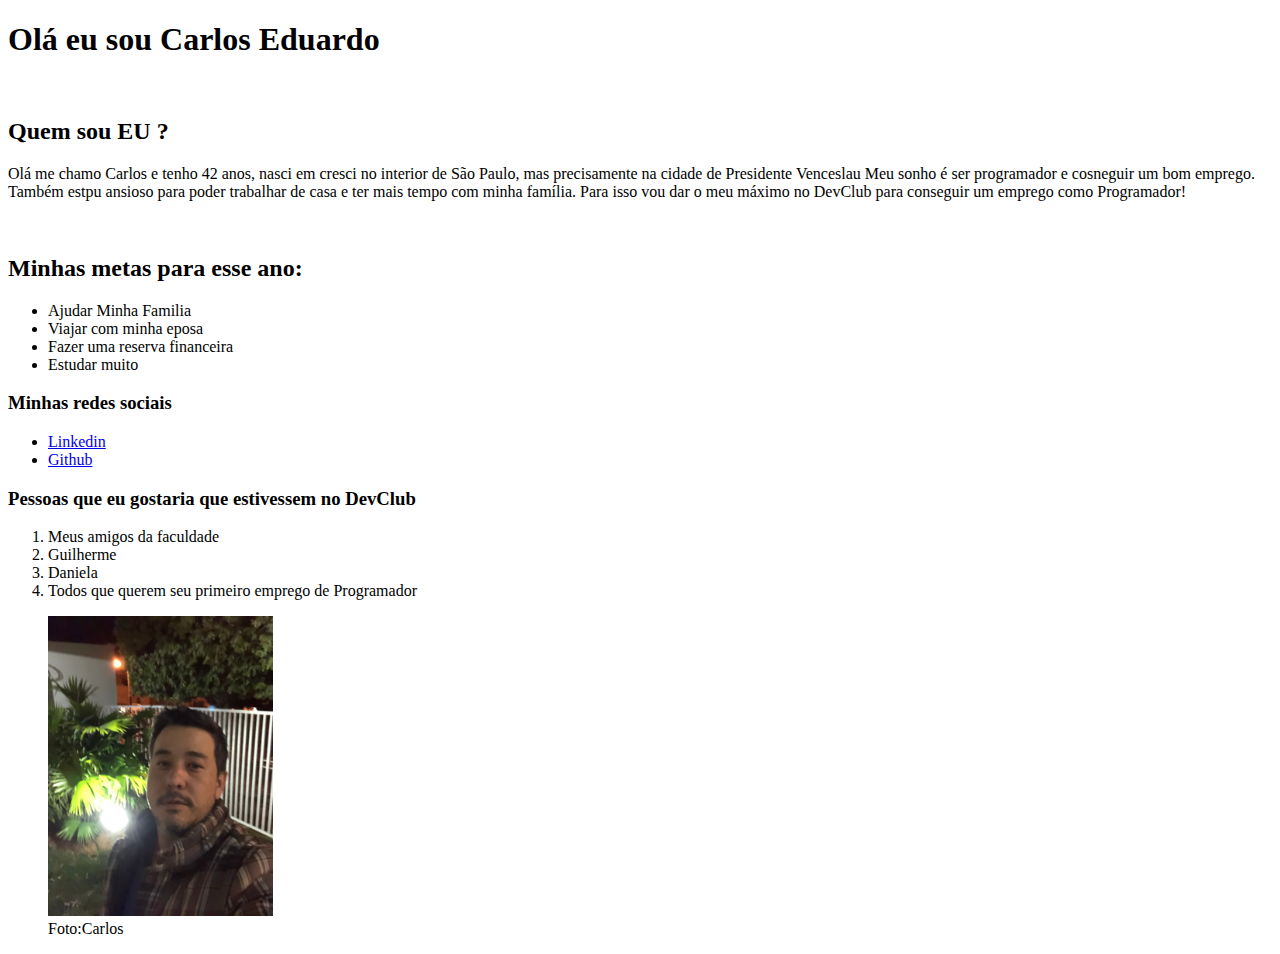
<file: desafio_1/index.html>
<!DOCTYPE html>
<html lang="pt-br">
<head>
    <meta charset="UTF-8">
    <meta http-equiv="X-UA-Compatible" content="IE=edge">
    <meta name="viewport" content="width=device-width, initial-scale=1.0">
    <title>Apresentação</title>
</head>
<body>
    <h1>Olá eu sou Carlos Eduardo</h1>
    <br>

    <h2>Quem sou EU ?</h2>
    <p>Olá me chamo Carlos e tenho 42 anos, nasci em cresci no interior de São Paulo, mas precisamente na cidade de Presidente Venceslau
       Meu sonho é ser programador e cosneguir um bom emprego. Também estpu ansioso para poder trabalhar de casa e ter mais tempo com minha família. Para isso vou dar o meu máximo no DevClub para conseguir um emprego como Programador!  
    </p>
    <br>

    <div>
        <h2>Minhas metas para esse ano:</h2>
         <ul>
            <li>Ajudar Minha Familia</li>
            <li>Viajar com minha eposa</li>
            <li>Fazer uma reserva financeira</li>
            <li>Estudar muito</li>
        </ul>
    </div>

    <div>
        <h3>Minhas redes sociais</h3>
        <ul>
            <li><a href="https://www.linkedin.com/in/carlos-eduardo-preiori-okada-3644b7128/" target="blank"> Linkedin</a></li>
            <li><a href="https://github.com/Carlos-Okada" target="blank"> Github </a></li>
        </ul>
    </div>

    <di>
        <h3>Pessoas que eu gostaria que estivessem no DevClub</h3>

        <ol>
            <li>Meus amigos da faculdade</li>
            <li>Guilherme</li>
            <li>Daniela</li>
            <li>Todos que querem seu primeiro emprego de Programador</li>
        </ol>
    </di>

    <figure>
        <Img src="./IMG_4204.jpg" 
             alt="Foto do Carlos"
             height="300px"
             />
        <figcaption>Foto:Carlos</figcaption>

    </figure>


    

    
</body>
</html>
</file>
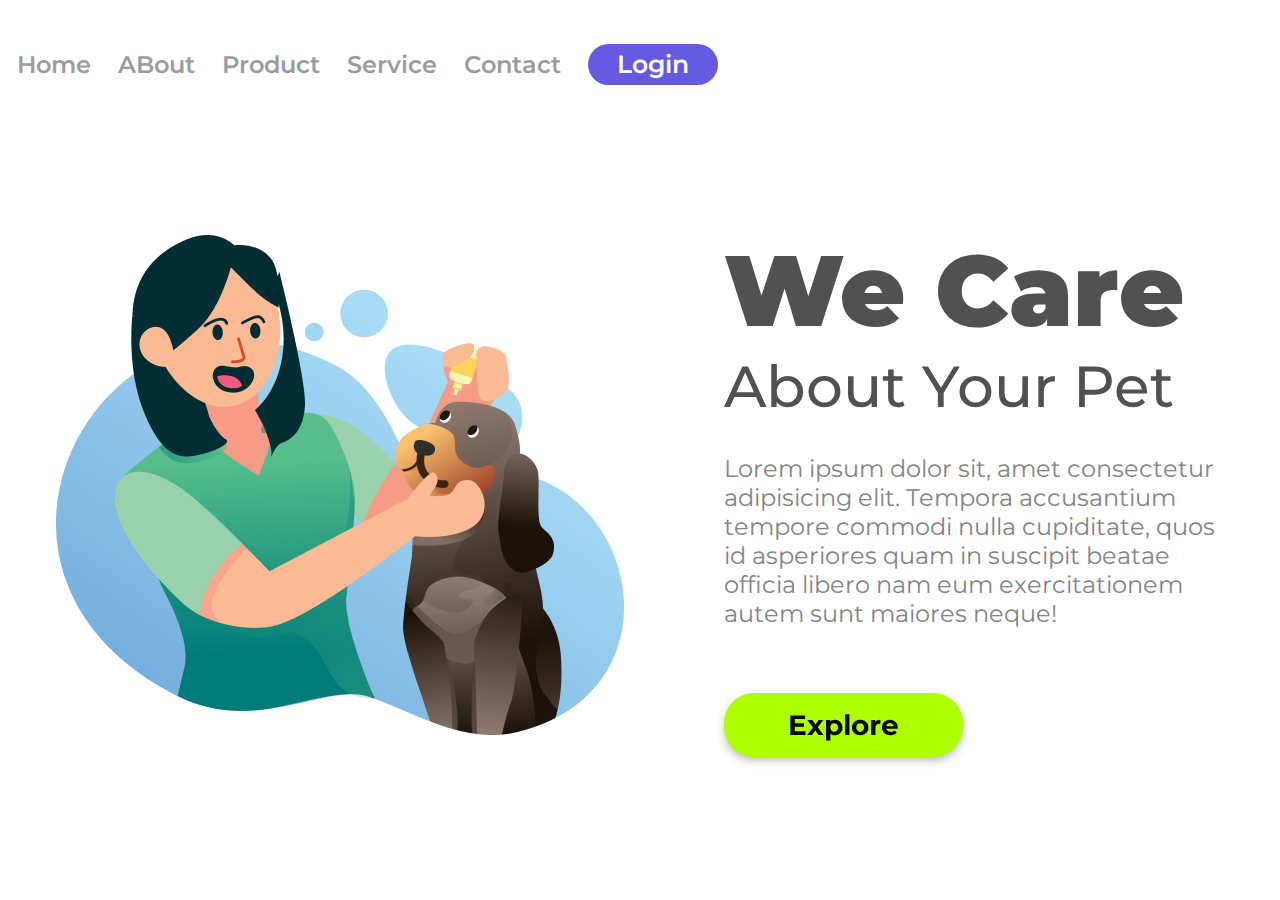
<file: desafio_2/index.html>
<!DOCTYPE html>
<html lang="pt-br">
<head>
    <meta charset="UTF-8">
    <meta http-equiv="X-UA-Compatible" content="IE=edge">
    <meta name="viewport" content="width=device-width, initial-scale=1.0">
    <link rel="stylesheet" href="./styles.css">
    <link rel="preconnect" href="https://fonts.googleapis.com">
    <link rel="preconnect" href="https://fonts.gstatic.com" crossorigin>
    <link href="https://fonts.googleapis.com/css2?family=Montserrat:wght@400;500;600;700;900&display=swap" rel="stylesheet">

    <title>We Care</title>

    
</head>
<body>
    <header>
       <a class="link-header">Home</a>
       <a class="link-header">ABout</a>
       <a class="link-header">Product</a>
       <a class="link-header">Service</a>
       <a class="link-header">Contact</a>
       <button class="button-header">Login</button>
    </header>

    <main>
        <img src="./img/Illustration 2.png" alt="Logo da marca" class="logo-image">
        <section>
            <h1>We Care</h1>
            <h2>About Your Pet</h2>
            <p>Lorem ipsum dolor sit, amet consectetur adipisicing elit. Tempora accusantium tempore commodi nulla cupiditate, quos id asperiores quam in suscipit beatae officia libero nam eum exercitationem autem sunt maiores neque!
            </p>
            <button class="button-main">Explore</button>
        </section>
    </main>


</body>
</html>
</file>
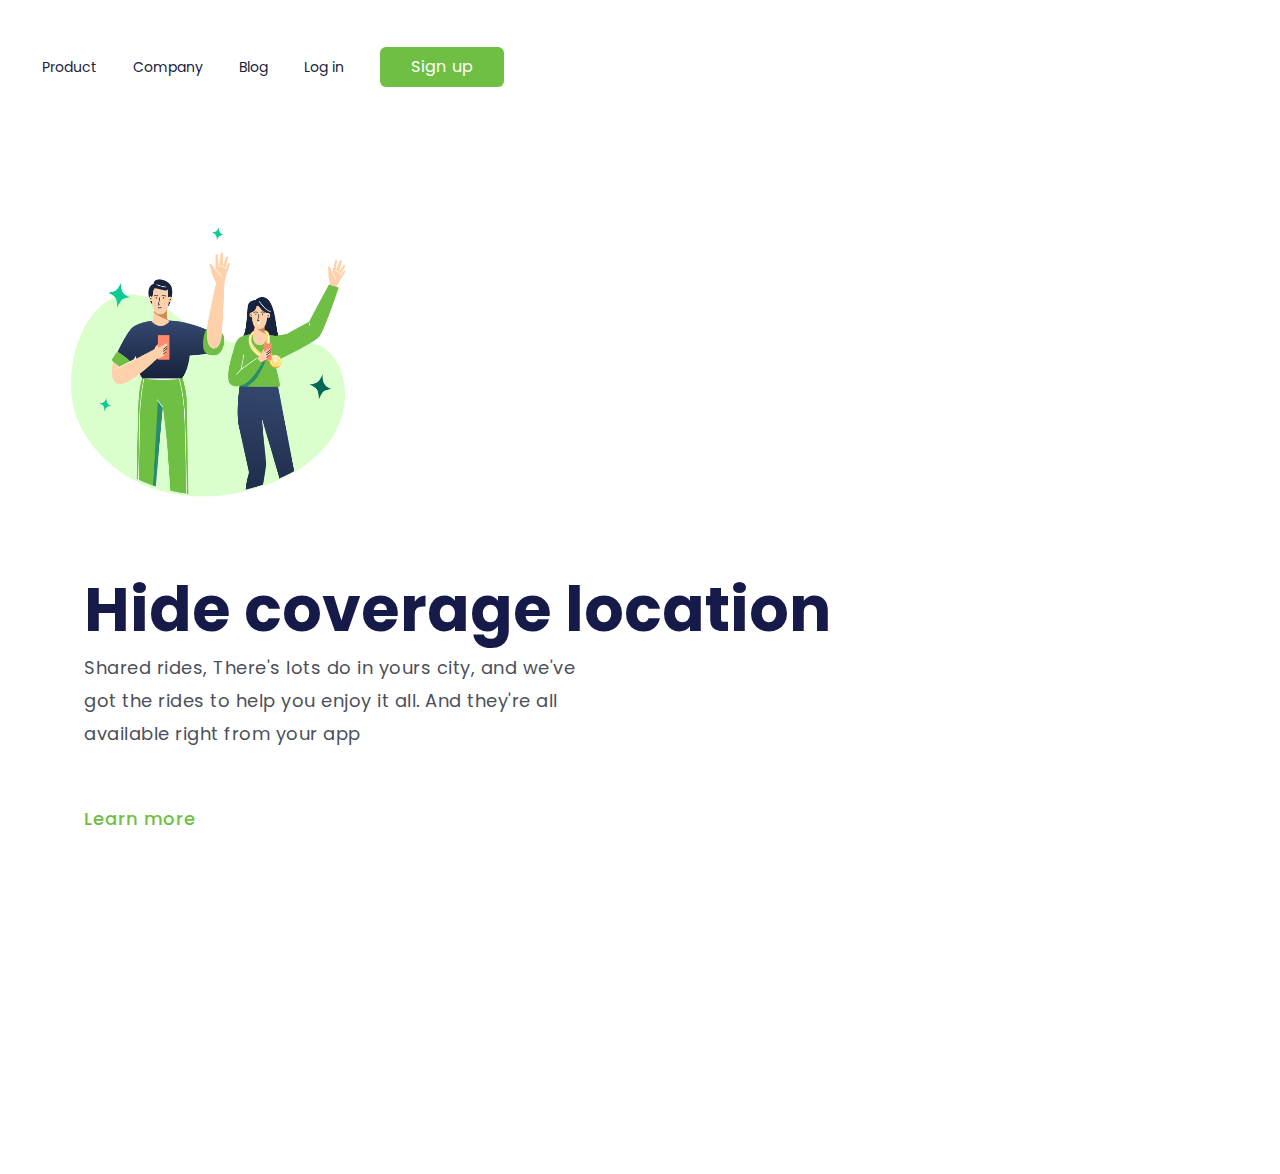
<file: desafio_3/index.html>
<!DOCTYPE html>
<html lang="pt-br">
<head>
    <meta charset="UTF-8">
    <meta http-equiv="X-UA-Compatible" content="IE=edge">
    <meta name="viewport" content="width=device-width, initial-scale=1.0"> 
    <link rel="stylesheet" href="style.css">
    <link rel="preconnect" href="https://fonts.googleapis.com">
    <link rel="preconnect" href="https://fonts.gstatic.com" crossorigin>
    <link href="https://fonts.googleapis.com/css2?family=Poppins:wght@400;500;700&family=Raleway&display=swap" rel="stylesheet">
    <title>Wide coverage location</title>
</head>
<body>
    <header>
        <a class="link-header">Product</a>
        <a class="link-header">Company</a>
        <a class="link-header">Blog</a>
        <a class="link-header">Log in</a>
        <button class="button-header"> Sign up </button>
    </header>

    <main>
        <img src="./img/(Positive) Congratulation You get 40 point for your ride.png" alt="Logo da marca" class="logo-image">
        <section>
            <h1>Hide coverage location</h1>
            <p>Shared rides, There's lots do in yours city, and we've got the rides to help you enjoy it all. And they're all available right from your app</p>
            <button class="button-section">Learn more</button>
        </section>
    </main>
    
</body>
</html>
</file>
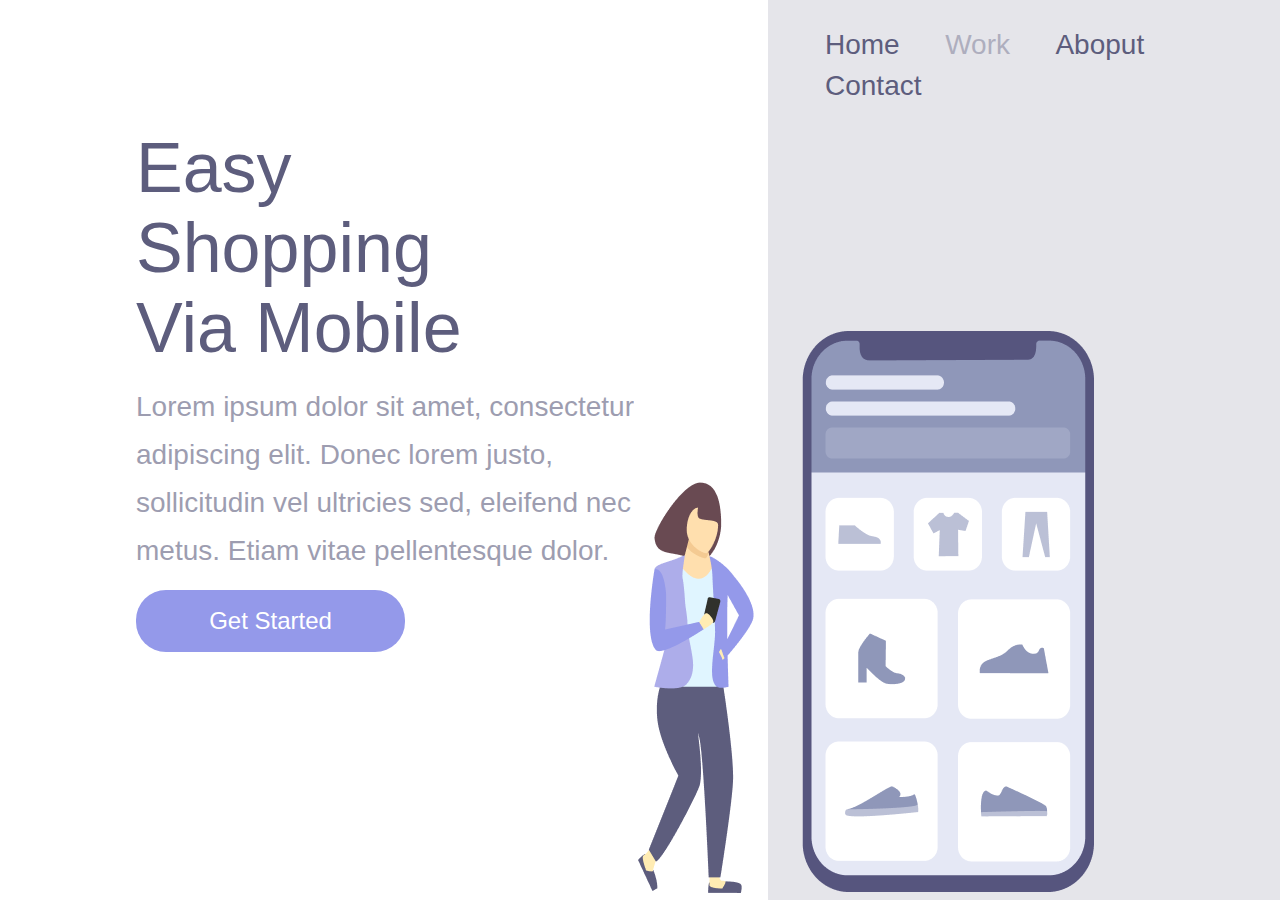
<file: desafio_4/index.html>
<!DOCTYPE html>
<html lang="en">
<head>
    <meta charset="UTF-8">
    <meta http-equiv="X-UA-Compatible" content="IE=edge">
    <meta name="viewport" content="width=device-width, initial-scale=1.0">
    <link rel="stylesheet" href="style.css">
    <link rel="preconnect" href="https://fonts.googleapis.com">
    <link rel="preconnect" href="https://fonts.gstatic.com" crossorigin>
    <link href="https: //fonts.googleapis.com/css2?family= família = Oswald &Poppins :wght@400;500;700 & family= Raleway & display=swap" rel="stylesheet">
    <title>Easy Shopping</title>

</head>
<body>
    <div class="container">
        <section class="container-left">
            <h1>Easy Shopping Via Mobile</h1>
            <P>Lorem ipsum dolor sit amet, consectetur  adipiscing 
                elit. Donec lorem justo, sollicitudin vel ultricies sed, 
                eleifend nec metus. Etiam vitae pellentesque dolor. 
            </P>
            <button class="get-started">Get Started</button>
        </section>
        <section class="container-right">
            <header>
                <a class="link-home">Home</a>
                <a class="link-home">Work</a>
                <a class="link-home">Aboput</a>
                <a class="link-home">Contact</a>
            </header>
            <img src="./Illustration-3-3.png" alt="girls-cellphone">
        </section>
    </div>
</body>
</html>
</file>
<file: desafio_2/styles.css>
* {
    font-family: 'Montserrat', sans-serif;
    margin: 0;
    padding: 0;
    box-sizing: border-box;

}

header {
    margin: 44px 0 144px 17px;
    

}

.link-header {
    font-weight: 600;
    font-size: 24px;
    line-height: 29px;
    color: #989D9C;
    cursor: pointer;
    margin-right: 23px;
}

.button-header {
    background: #665AE1;
    border-radius: 20.5px;
    width: 130px;
    height: 41px;
    border: none;
    font-weight: 600;
    font-size: 25px;
    line-height: 29px;
    color: #FFFFFf;


}

.logo-image {
    width: 568px;
    height: 500px;
    display: inline-block;
    margin-left: 56px;
}

section {
    display: inline-block;
    margin-left: 96px;
}

h1 {
    font-weight: 900;
    font-size: 100px;
    line-height: 122px;
    color: #515151;
}

h2 {
    font-weight: 500;
    font-size: 58px;
    line-height: 71px;
    color: #515151;
}

p {
    width: 514px;
    font-weight: 400;
    font-size: 24px;
    line-height: 29px;
    color: #848484;
    margin-top: 32px;
    margin-bottom: 65px;
}

.button-main {
    filter: drop-shadow(0px 4px 4px rgba(0, 0, 0, 0.25));     
    background: #ADFF00;
    border-radius: 30px; 
    border: none;
    width: 239px;
    height: 64px; 
    font-weight: 700;
    font-size: 28px;
    line-height: 34px;
    color: #000000;
    cursor: pointer;
}
</file>
<file: desafio_3/style.css>
* {
    font-family: 'Poppins', sans-serif;
    margin: 0;
   padding: 0;
   box-sizing: border-box;
}

header {
    margin: 47px 0 140px 42px;

}

.link-header {
    margin-right: 32px;
    color: #17233D;
    font-weight: 400;
    font-size: 14px;
    line-height: 21px;
    cursor: pointer;
}

.button-header {
    background: #6FBF44;
    border-radius: 6px;
    border: none;
    box-sizing: border-box;
    width: 124px;
    height: 40px;
    cursor: pointer;
    font-size: 16px;
    line-height: 24px;
    letter-spacing: 1px;
    color: #FFFFFF;
}

.logo-image {
    width: 595px;
    height: 500px;
    margin-left: 90px;
    display: inline-block;
}

section {
    display: inline-block;
    margin-top: 342px;
    margin-bottom: 342px;
    margin-left: 84px;
}

h1 {
    color: #161A49;
    font-weight: 700;
    font-size: 62px;
    line-height: 82px;
}

p {
    font-weight: 400;
    font-size: 18px;
    line-height: 33px;
    letter-spacing: 0.5px;
    color: #4B505A;
    width: 493px;
}

.button-section {
    font-weight: 500;
    font-size: 18px;
    line-height: 27px;
    letter-spacing: 1px;
    color: #6FBF44;
    background: #FFFFFF;
    border: none;
    margin-top: 55px;
    height: 27px;
    cursor: pointer;
}

@media screen and (max-width: 1550px){

    .logo-image {
        position:absolute;
        width: 280px;
        height: 270px;
        margin: 0 39px 23px 71px;

    }
    
}
</file>
<file: desafio_4/style.css>
* {
    font-family: 'Poppins', sans-serif;
    padding: 0;
    margin: 0;
    box-sizing: border-box;
    font-weight: 400;
    color: #5D5D7D;
}

.container {
    height: 100vh;
    width: 100vw;

}

.container-left {
    display: inline-block;
    width: 60%;
    margin-top: 10%;
    padding-left: 136px;
}



.container-right {
    display: inline-block;
    background-color: rgba(93,93,125,0.16);
    height: 100vh;
    width: 40%; 
    position: absolute;
}

img {
    position: relative;
    top: 25%;
    right: 130px;
}

h1 {
    font-size: 70px;
    line-height: 80px; 
    width: 368px;
}

p {
    font-size: 28px;
    line-height: 48px;
    mix-blend-mode: normal;
    opacity: 0.6;
    margin: 15px 0;
    width: 540px;
}

.get-started {
    width: 269px;
    height: 62px;
    background: #9499EA;
    box-shadow: 0px 10px 24px;
    border: none;
    border-radius: 30px;
    font-size: 24px;
    line-height: 36px;
    text-align: center;
    color: #FFFFFF;
    cursor: pointer;
}

.get-started:hover {
    opacity: 0.8;
}

.link-home {
    font-size: 28px;
    line-height: 41px;
    margin-right: 41px;
    cursor: pointer;

}

.link-home:nth-child(2) {
    opacity: 0.4;
}

.link-home:hover {
    opacity: 0.3;
}

header {
    margin: 24px 0 0 57px;
}

@media screen and (max-width: 1100px){
    .container-left {
        width: 100%;
        height: 50%;
        padding: 0;
        margin: 0;
    }
    
    .container-right{
        display: block;
        height: auto;
        width: 100%;
        position: static;
        padding: 40px;
    }

    img {
        position: static;
        width: 90%;

    }

    header {
        display: none;
    }

    h1 {
        font-size: 36px;
        line-height: 52px;
        width: auto;
        margin: 58px 50px 0 50px;
        text-align: center;
    }

    p {
        margin: 15px 40px;
        width: auto;
        text-align: center;
        font-size: 14px;

    }

    .get-started {
        margin: 0 auto;
        display: block;
    }
}
</file>
